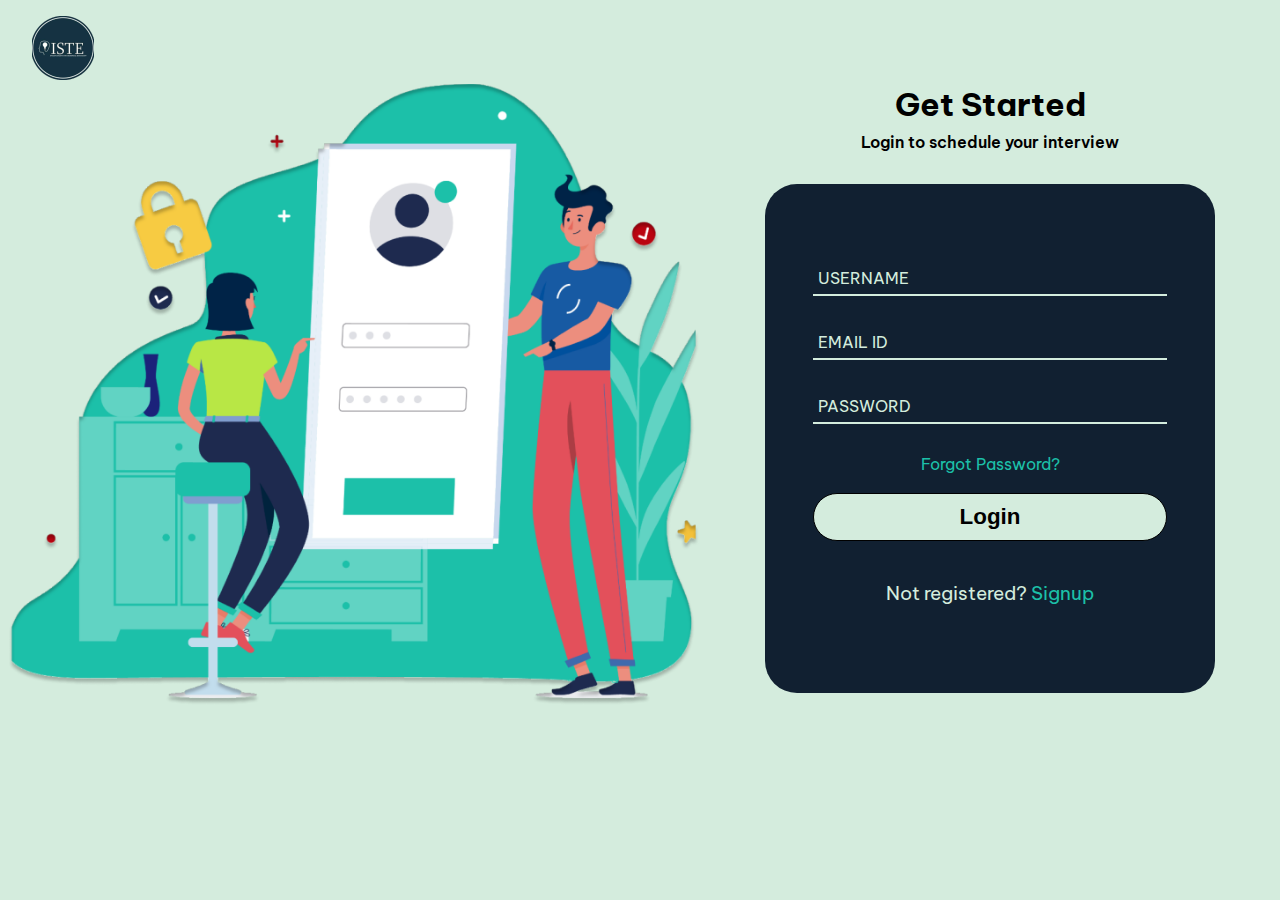
<file: index.html>
<!DOCTYPE html>
<html lang="en">

<head>
    <meta charset="UTF-8">
    <meta http-equiv="X-UA-Compatible" content="IE=edge">
    <meta name="viewport" content="width=device-width, initial-scale=1.0">
    <title>ISTE</title>
    <link rel="stylesheet" href="https://pro.fontawesome.com/releases/v5.10.0/css/all.css" integrity="sha384-AYmEC3Yw5cVb3ZcuHtOA93w35dYTsvhLPVnYs9eStHfGJvOvKxVfELGroGkvsg+p" crossorigin="anonymous"/>

    <link rel="stylesheet" href="/style.css">
</head>

<body>
    <nav>
        <div class="logo">
            <img src="/asset/video_image (3) 1.png" class="logo" alt="">
        </div>
        <div class="hambuger-menu">
            <i class="fas fa-bars"></i>

        </div>
    </nav>


    <!-- Main Container -->
    <section>
        <div class="container">
            <div class="one">
                <img src="/asset/video_image (4) 1.png" class="login-img" alt="">

            </div>
            <div class="two">
                <p class="get_started">Get Started</p>
                <p class="interview">Login to schedule your interview</p>
                <div class="login-box">
                    <form method="post">
                        <div class="text_field">
                            <input type="text" required>
                            <span></span>
                            <label for="">USERNAME</label>
                        </div>
                        <div class="text_field">
                            <input type="text" required>
                            <span></span>
                            <label for="">EMAIL ID</label>
                        </div>
                        <div class="text_field">
                            <input type="password" required>
                            <span></span>
                            <label for="">PASSWORD</label>
                        </div>
                        <div class="pass">Forgot Password?</div>
                        <input type="submit" value="Login">
                        <div class="signup_link">
                            Not registered? <a href="/signup.html">Signup</a>
                        </div>
                    </form>



                </div>

            </div>
        </div>
    </section>




</body>

</html>
</file>
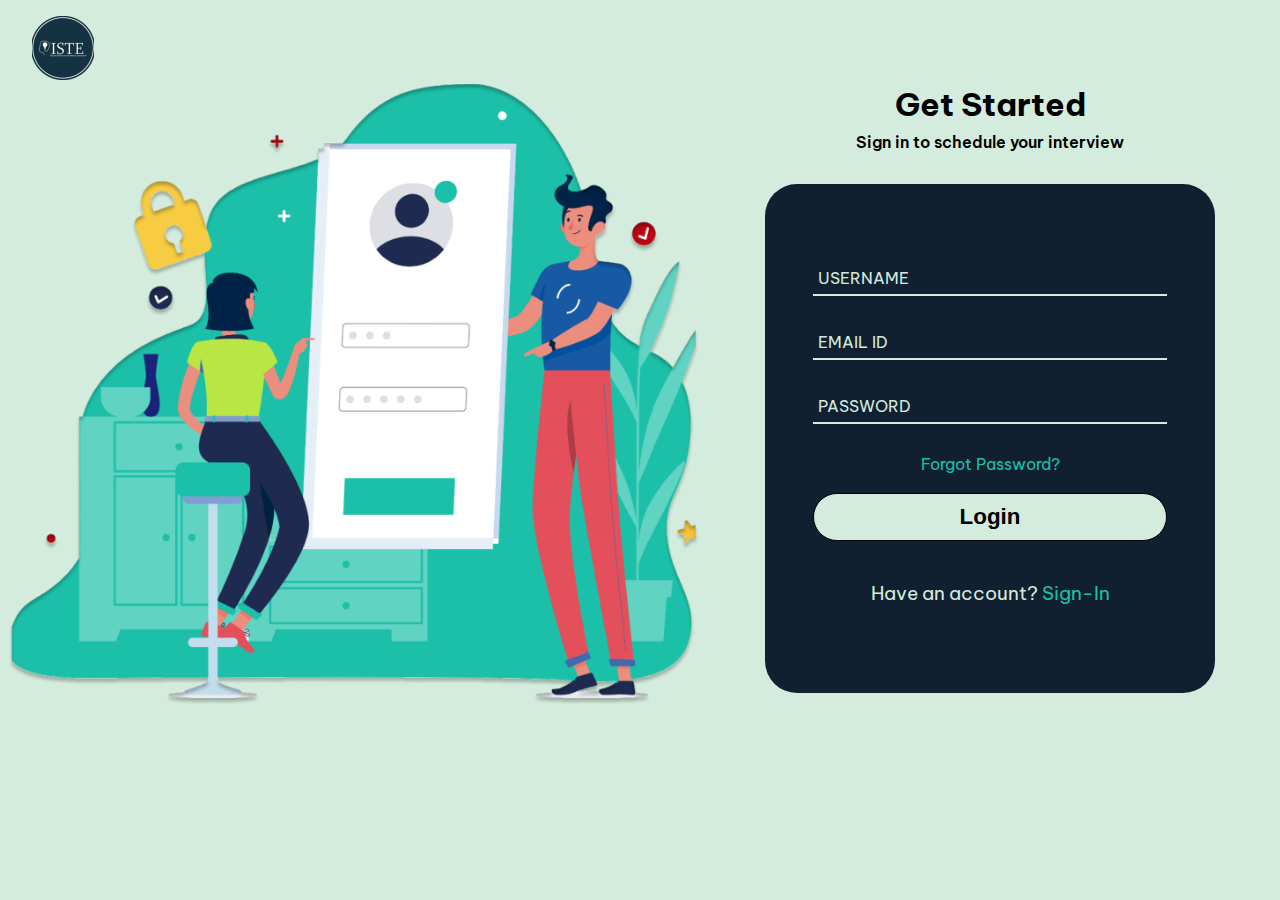
<file: signup.html>
<!DOCTYPE html>
<html lang="en">
<head>
    <meta charset="UTF-8">
    <meta http-equiv="X-UA-Compatible" content="IE=edge">
    <meta name="viewport" content="width=device-width, initial-scale=1.0">
    <title>ISTE-Sign-Up</title>
    <link rel="stylesheet" href="style.css">
    <link rel="stylesheet" href="https://pro.fontawesome.com/releases/v5.10.0/css/all.css" integrity="sha384-AYmEC3Yw5cVb3ZcuHtOA93w35dYTsvhLPVnYs9eStHfGJvOvKxVfELGroGkvsg+p" crossorigin="anonymous"/>

</head>

<body>
    <nav>
        <div class="logo">
            <img src="/asset/video_image (3) 1.png" class="logo" alt="">
        </div>
        <div class="hambuger-menu">
            <i class="fas fa-bars"></i>

        </div>
    </nav>


    <!-- Main Container -->
    <section>
        <div class="container">
            <div class="one">
                <img src="/asset/video_image (4) 1.png" class="login-img" alt="">

            </div>
            <div class="two">
                <p class="get_started">Get Started</p>
                <p class="interview">Sign in to schedule your interview</p>
                <div class="login-box">
                    <form method="post">
                        <div class="text_field">
                            <input type="text" required>
                            <span></span>
                            <label for="">USERNAME</label>
                        </div>
                        <div class="text_field">
                            <input type="text" required>
                            <span></span>
                            <label for="">EMAIL ID</label>
                        </div>
                        <div class="text_field">
                            <input type="password" required>
                            <span></span>
                            <label for="">PASSWORD</label>
                        </div>
                        <div class="pass">Forgot Password?</div>
                        <input type="submit" value="Login">
                        <div class="signup_link">
                            Have an account? <a href="/index.html">Sign-In</a>
                        </div>
                    </form>



                </div>

            </div>
        </div>
    </section>




</body>

</html>
</file>
<file: style.css>
@import url('https://fonts.googleapis.com/css2?family=Be+Vietnam&display=swap');

*{
    box-sizing: border-box;
    padding: 0;
    margin: 0;
}

body{
    background-color:#D4ECDD ;
    font-family: 'Be Vietnam', sans-serif;
    overflow: hidden;

}

.logo{
 padding-top: 0.5rem;
 padding-left: 1rem;
}

nav{
    display: flex;
    flex-direction: row;
    justify-content: space-between;
    text-align: center;
}

.container{
    display: flex;

    justify-content: center;
    text-align: center;
}

.hambuger-menu{
    display: none;
}


.two{
    width: 50%;
}

.get_started{
    font-size: 2rem;
    font-weight: bold;
    
}
.interview{
    margin-top: 0.5rem;
    font-weight: 600;
}
.login-box{
    width: 450px;
    text-align: center;
    background-color:#112031 ;
    margin: 0 auto;
    padding: 3rem;
    margin-top: 2rem;
    border-radius: 2rem;

}

  form .text_field{
    position: relative;
    border-bottom: 2px solid #D4ECDD;
    margin: 30px 0;
}

.text_field input{
    width: 100%;
    padding: 0 5px;
    height: 2rem;
    font-size: 1rem;
    border: none;
    background: none;
    outline: none;
    color: white;
}

.text_field label{
    position: absolute;
    top: 50%;
    left: 5px;
    color: #D4ECDD;
    transform: translateY(-50%);
    font-size: 1rem;
    pointer-events: none;
    transition: .5s;
}

.text_field span::before{
    content: "";
    position: absolute;
    top: 2rem;
    left: 0;
    width: 0;
    height: 2px;
    background:#1CC0A9;
    transition: .5s;
}

.text_field input:focus ~ label,
.text_field input:valid ~ label{
    top:-5px;
    color:#1CC0A9;
}

.text_field input:focus ~ span::before,
.text_field input:valid ~ span::before{
    width: 100%;
    color:#1CC0A9;
}

.pass{
    margin: 1.2rem;
    color:#1CC0A9;
    cursor: pointer;
}
.pass:hover{
    text-decoration: underline;
}

input[type="submit"]{
    width: 100%;
    height: 3rem;
    border: 1px solid;
    background:#D4ECDD ;
    border-radius: 1.5rem;
    font-size: 1.4rem;
    color: black;
    font-weight: 700;
    cursor: pointer;
    outline: none;

}

input[type="submit"]:hover{
    border-color: #1CC0A9 ;
    transition: .5s;

}

.signup_link{
    margin: 2.5rem;
    text-align: center;
    font-size: 1.2rem;
    color: #D4ECDD;
}

.signup_link a{
    color: #1CC0A9;
    text-decoration: none;
}

.signup_link a:hover{
    text-decoration: underline;
}

.login-img{
    width: 700px;
}



@media all and (max-width:1200px) {
    .hambuger-menu{
        display: block;
        font-size: 2.3rem;
        padding: 1.5rem;
    }
    .one{
        display: none;
    }
    .login-box{
        display: flex;
        justify-content: center;
        text-align: center;
        width: 65%;
    }
    .two{
        width: 100%;
    }

}

@media all and (max-width:546px) {
    .login-box{
        width: 85%;
    }
}
</file>
